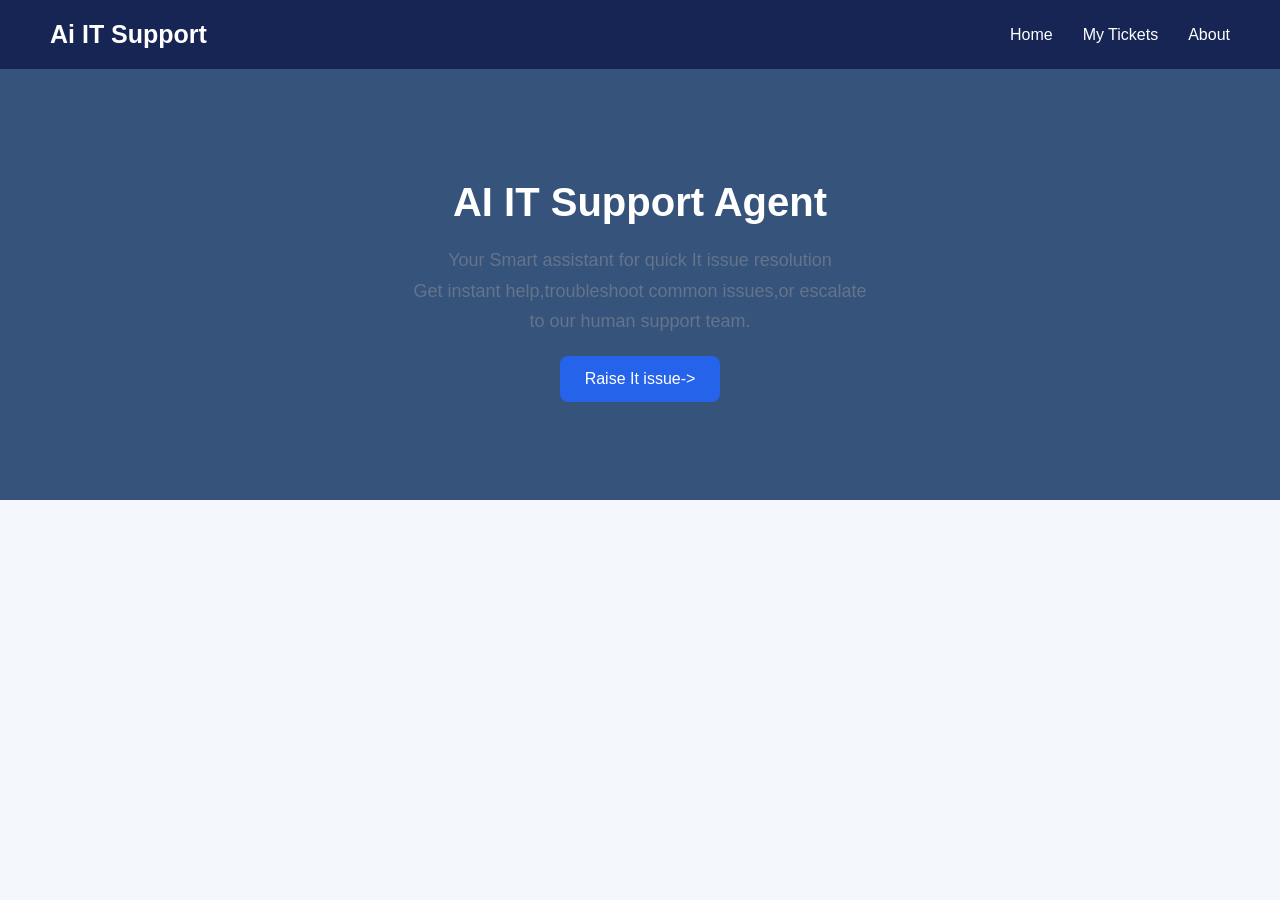
<file: index.html>
<!DOCTYPE html>
<html lang="en">
<head>
    <meta charset="UTF-8">
    <meta name="viewport" content="width=device-width, initial-scale=1.0">
    <title>Document</title>
    <link rel="stylesheet" href="style.css">
    <style>
        header{
            position: fixed;
        }
        ul{
            list-style-type: none;
        }
        
        * { margin: 0; padding: 0;
             box-sizing: border-box; 
            } 
    body { font-family: Arial, sans-serif; 
        background-color: #f4f7fb; 
            }
             /* Header */ 
         header { 
                position: fixed; 
                top: 0;
                left: 0; 
                width: 100%; 
                background-color: #172554; 
                color: white;
                padding: 20px 50px;
                display: flex; 
                justify-content: space-between;
                align-items: center; 
                gap: 30px;
                } /* Heading */
    header h1 {
                     font-size: 25px;
                     } /* Navigation */ 
        ul { 
                        list-style-type: none;
                         display: flex; 
                         gap: 30px; 
                        } 
        ul a { 
                            color: white; text-decoration: none; 
                            font-size: 16px; 
                        } 
         ul a:hover
                         { color: #93c5fd; 
                        }

        #Home {
             padding-top: 180px;
              text-align: center; 
              min-height: 500px; 
            } 
        #Home h2 {
             font-size: 40px;
              color: #172554;
               margin-bottom: 20px;
             }

        #Home p {
             font-size: 18px;
              line-height: 1.7; 
              color: #64748b;
             }

        button {
             display: block; 
             margin: -180px auto 0;
             padding: 14px 25px; background-color: #2563eb;
            color: white;
            border: none; 
            border-radius: 8px;
            font-size: 16px; cursor: pointer; 
        }
         button:hover { 
            background-color: #1d4ed8; 
        }


        
        section{
            background: #35537b;
        }
        #Home h2{
            color: white;
        }
    </style>
</head>
<body>
    <header>

        <h1>Ai IT Support</h1>
        <ul>
            <li><a href="#">Home</a></li>
            <li><a href="#">My Tickets</a></li>
            <li><a href="#">About</a></li>
        </ul>
    </header>

    <section id="Home">

        <h2>AI IT Support Agent</h2>
        <p>Your Smart assistant for quick It issue resolution<br>
         Get instant help,troubleshoot common issues,or escalate<br>
         to our human support team.</p>
    </section>
    <br>
    <br>

    <button>Raise It issue-></button>
</body>
</html>
</file>
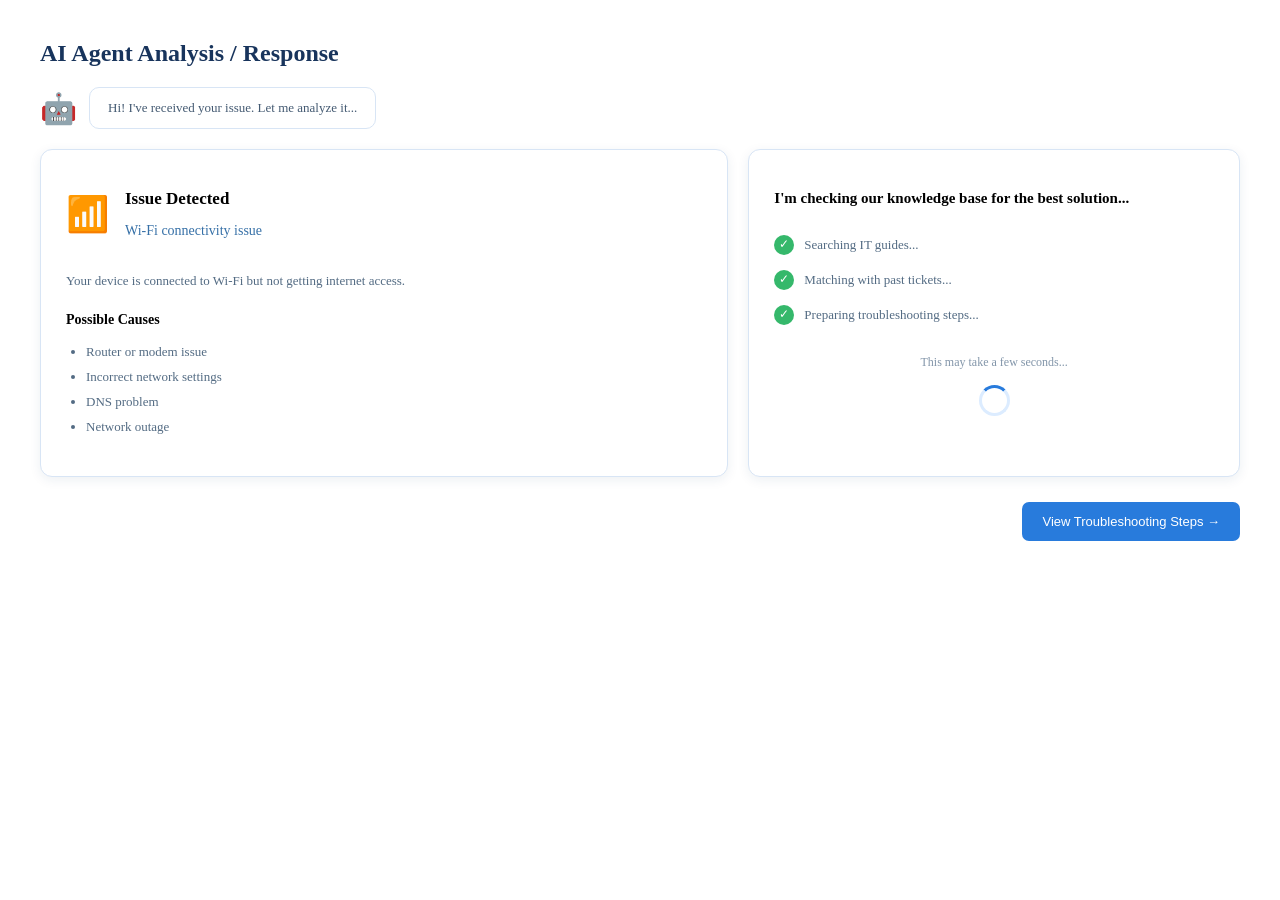
<file: analysis.html>
<!DOCTYPE html>
<html lang="en">

<head>
    <meta charset="UTF-8">
    <meta name="viewport" content="width=device-width, initial-scale=1.0">

    <title>AI Agent Analysis</title>

    <link rel="stylesheet" href="style.css">
</head>

<body>

    


    <!-- MAIN -->
    <main class="analysis-container">

        <h1>AI Agent Analysis / Response</h1>


        <!-- AI MESSAGE -->
        <div class="ai-message">

            <div class="robot">
                🤖
            </div>

            <div class="message-box">
                Hi! I've received your issue. Let me analyze it...
            </div>

        </div>


        <!-- TWO CARDS -->
        <div class="analysis-grid">


            <!-- ISSUE DETECTED -->
            <div class="issue-detected-card">

                <div class="issue-heading">

                    <div class="wifi-icon">
                        📶
                    </div>

                    <div>

                        <h2>Issue Detected</h2>

                        <p class="issue-name">
                            Wi-Fi connectivity issue
                        </p>

                    </div>

                </div>


                <p class="issue-description">
                    Your device is connected to Wi-Fi but not getting
                    internet access.
                </p>


                <h3>Possible Causes</h3>

                <ul>

                    <li>Router or modem issue</li>

                    <li>Incorrect network settings</li>

                    <li>DNS problem</li>

                    <li>Network outage</li>

                </ul>

            </div>


            <!-- AI PROCESSING -->
            <div class="processing-card">

                <h2>
                    I'm checking our knowledge base
                    for the best solution...
                </h2>


                <div class="process-item">

                    <span>✓</span>

                    Searching IT guides...

                </div>


                <div class="process-item">

                    <span>✓</span>

                    Matching with past tickets...

                </div>


                <div class="process-item">

                    <span>✓</span>

                    Preparing troubleshooting steps...

                </div>


                <p class="waiting-text">
                    This may take a few seconds...
                </p>


                <div class="loader"></div>

            </div>

        </div>


        <!-- NEXT BUTTON -->
        <div class="next-section">

            <button
                onclick="goToTroubleshooting()"
                class="next-button">

                View Troubleshooting Steps →

            </button>

        </div>

    </main>


    <script>

        function goToTroubleshooting() {

            window.location.href = "troubleshooting.html";

        }

    </script>

</body>
</html>
</file>
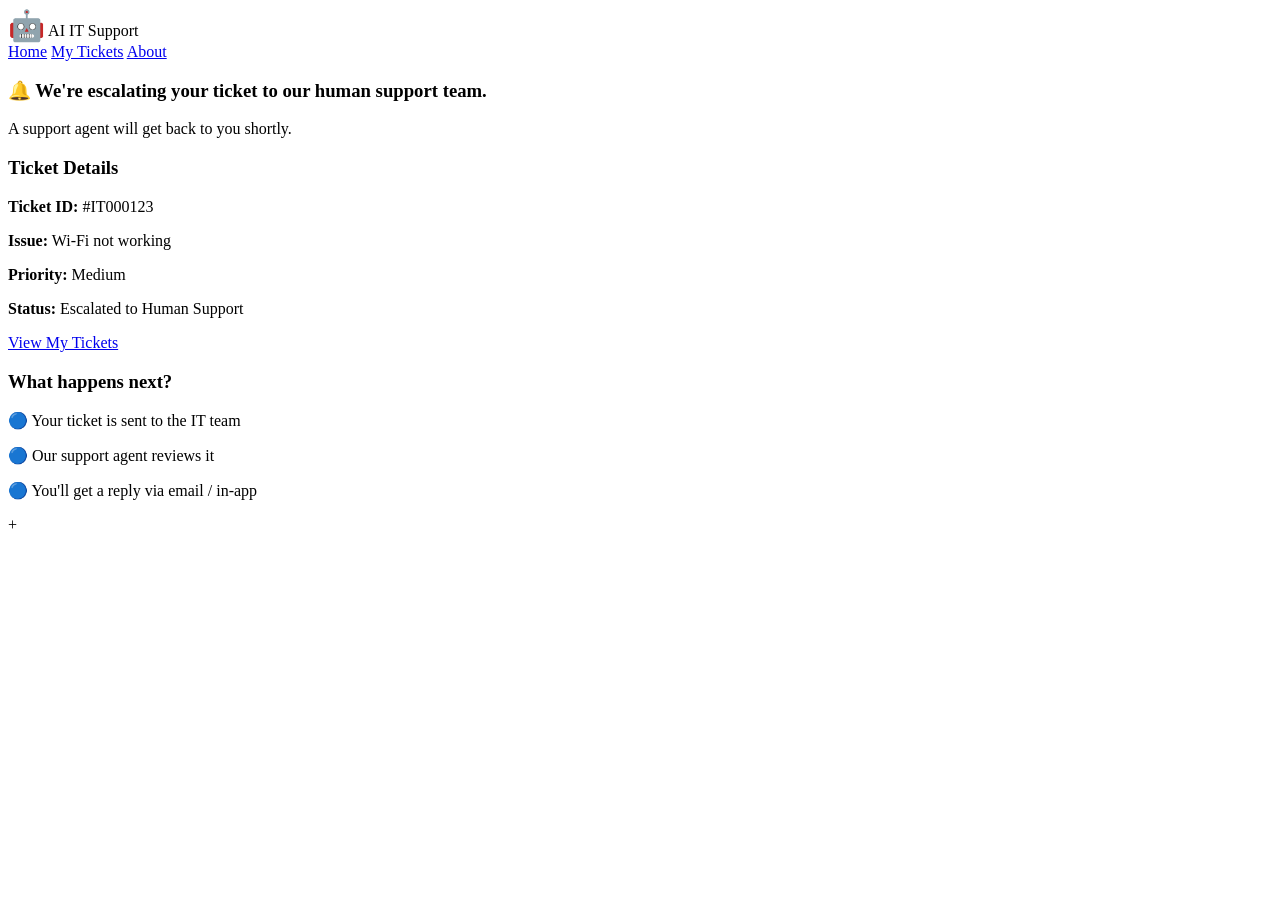
<file: escalation.html>
<!DOCTYPE html>
<html lang="en">
<head>
    <meta charset="UTF-8">
    <meta name="viewport" content="width=device-width, initial-scale=1.0">
    <title>Human Support</title>
    <link rel="stylesheet" href="style.css">
</head>

<body>

<header>
    <div class="logo">
        <span class="robot">🤖</span>
        AI IT Support
    </div>

    <nav>
        <a href="index.html">Home</a>
        <a href="tickets.html">My Tickets</a>
        <a href="#">About</a>
    </nav>
</header>

<div class="escalation-box">

    <div class="warning">

        <h3>🔔 We're escalating your ticket to our human support team.</h3>

        <p>
            A support agent will get back to you shortly.
        </p>

    </div>


    <div class="details">

        <div class="ticket-details">

            <h3>Ticket Details</h3>

            <p><b>Ticket ID:</b> #IT000123</p>

            <p><b>Issue:</b> Wi-Fi not working</p>

            <p><b>Priority:</b> Medium</p>

            <p>
                <b>Status:</b>
                <span class="status">
                    Escalated to Human Support
                </span>
            </p>

            <a href="tickets.html" class="btn">
                View My Tickets
            </a>

        </div>


        <div class="next">

            <h3>What happens next?</h3>

            <p>🔵 Your ticket is sent to the IT team</p>

            <p>🔵 Our support agent reviews it</p>

            <p>🔵 You'll get a reply via email / in-app</p>

        </div>

    </div>

</div>

</body>
</html>+
</file>
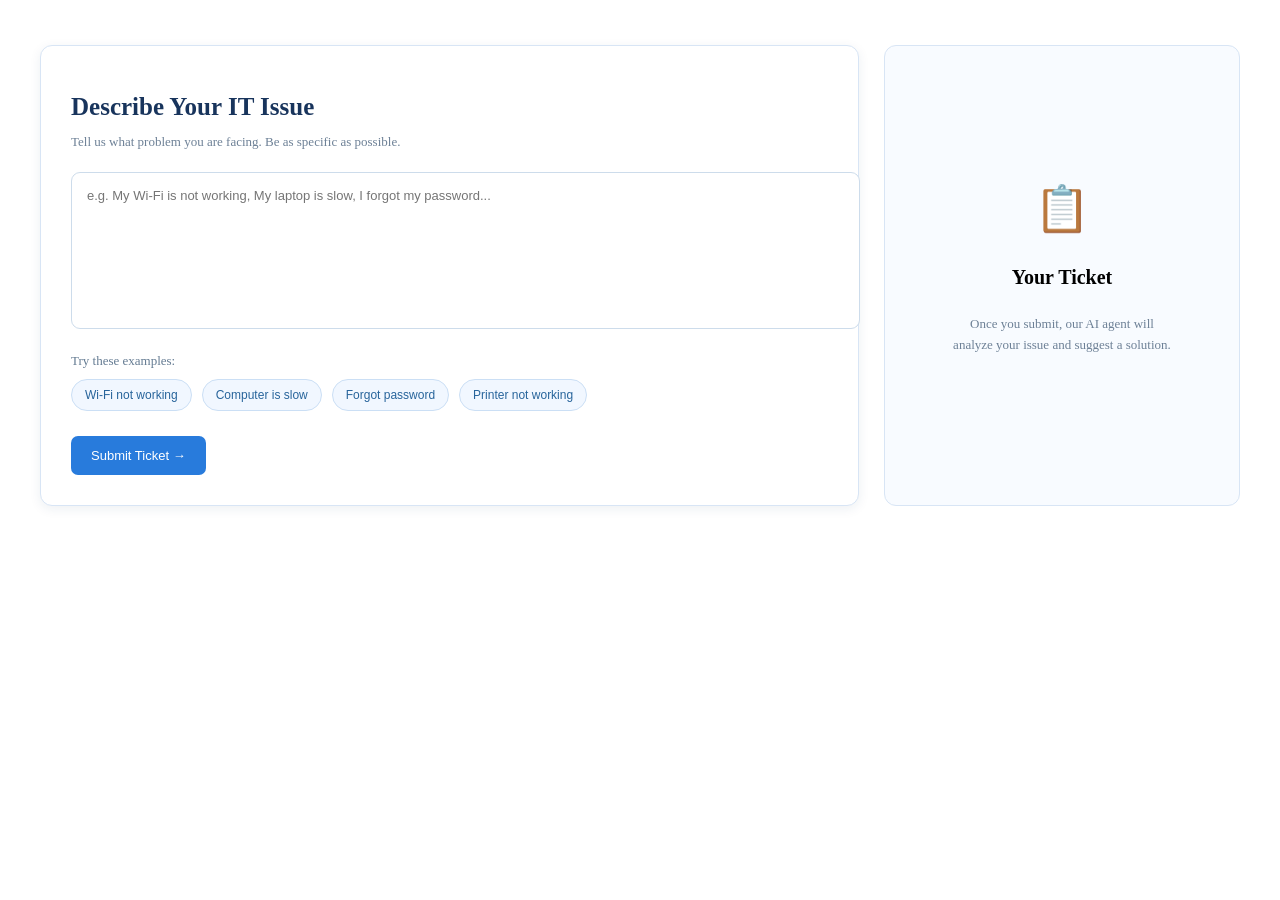
<file: ticket.html>
<!DOCTYPE html>
<html lang="en">
<head>
    <meta charset="UTF-8">
    <meta name="viewport" content="width=device-width, initial-scale=1.0">
    <title>Raise IT Issue</title>

    <link rel="stylesheet" href="style.css">
</head>

<body>

    <!-- NAVBAR -->
    


    <!-- MAIN CONTENT -->
    <div class="ticket-container">

        <!-- LEFT SIDE -->
        <div class="ticket-form">

            <h1>Describe Your IT Issue</h1>

            <p class="subtitle">
                Tell us what problem you are facing. Be as specific as possible.
            </p>


            <!-- ISSUE BOX -->
            <textarea
                id="issueInput"
                placeholder="e.g. My Wi-Fi is not working, My laptop is slow, I forgot my password..."
            ></textarea>


            <p class="example-heading">
                Try these examples:
            </p>


            <!-- EXAMPLE BUTTONS -->
            <div class="example-buttons">

                <button onclick="selectIssue('My Wi-Fi is not working')">
                    Wi-Fi not working
                </button>

                <button onclick="selectIssue('My computer is slow')">
                    Computer is slow
                </button>

                <button onclick="selectIssue('I forgot my password')">
                    Forgot password
                </button>

                <button onclick="selectIssue('My printer is not working')">
                    Printer not working
                </button>

            </div>


           
            <button class="submit-button" onclick="submitTicket()">
    Submit Ticket →
</button>

        </div>


        
        <div class="ticket-info">

            <div class="ticket-icon">
                📋
            </div>

            <h2>Your Ticket</h2>

            <p>
                Once you submit, our AI agent will analyze your issue
                and suggest a solution.
            </p>

        </div>

    </div>


    <script src="script.js"></script>

</body>
</html>
</file>
<file: style.css>
/* =========================
   RAISE IT ISSUE PAGE
   ========================= */

.ticket-container {
    display: grid;
    grid-template-columns: 2.3fr 1fr;
    gap: 25px;

    max-width: 1200px;
    margin: 45px auto;

    padding: 0 25px;
}


/* LEFT FORM */

.ticket-form {
    background: white;

    border: 1px solid #d8e5f5;
    border-radius: 12px;

    padding: 30px;

    box-shadow: 0 3px 12px rgba(30, 60, 100, 0.08);
}

.ticket-form h1 {
    font-size: 25px;
    color: #18345c;

    margin-bottom: 8px;
}

.subtitle {
    color: #6d8096;
    font-size: 13px;

    margin-bottom: 22px;
}


/* TEXT AREA */

#issueInput {
    width: 100%;
    height: 125px;

    resize: none;

    border: 1px solid #cddceb;
    border-radius: 9px;

    padding: 15px;

    font-family: Arial, sans-serif;
    font-size: 13px;

    outline: none;
}

#issueInput:focus {
    border-color: #287bdc;
}


/* EXAMPLES */

.example-heading {
    margin-top: 20px;
    margin-bottom: 10px;

    font-size: 13px;
    color: #647b92;
}

.example-buttons {
    display: flex;
    flex-wrap: wrap;
    gap: 10px;
}

.example-buttons button {
    border: 1px solid #cbdff5;

    background: #f1f7ff;

    color: #27649b;

    border-radius: 20px;

    padding: 8px 13px;

    font-size: 12px;

    cursor: pointer;
}

.example-buttons button:hover {
    background: #dfedff;
}


/* SUBMIT */

.submit-button {
    margin-top: 25px;

    background: #287bdc;
    color: white;

    border: none;
    border-radius: 7px;

    padding: 12px 20px;

    font-size: 13px;

    cursor: pointer;
}

.submit-button:hover {
    background: #1767c0;
}


/* RIGHT TICKET CARD */

.ticket-info {
    background: #f8fbff;

    border: 1px solid #d8e5f5;
    border-radius: 12px;

    padding: 35px 25px;

    text-align: center;

    display: flex;
    flex-direction: column;
    justify-content: center;
    align-items: center;

    min-height: 330px;
}

.ticket-icon {
    font-size: 45px;

    margin-bottom: 15px;
}

.ticket-info h2 {
    font-size: 20px;

    margin-bottom: 12px;
}

.ticket-info p {
    color: #6d8096;

    font-size: 13px;

    line-height: 1.6;

    max-width: 220px;
}


/* MOBILE */

@media (max-width: 800px) {

    .ticket-container {
        grid-template-columns: 1fr;
    }

}
/* =================================
   AI AGENT ANALYSIS PAGE
   ================================= */

.analysis-container {

    max-width: 1200px;

    margin: 40px auto;

    padding: 0 25px;

}


.analysis-container > h1 {

    font-size: 24px;

    color: #18345c;

    margin-bottom: 20px;

}


/* AI MESSAGE */

.ai-message {

    display: flex;

    align-items: center;

    gap: 12px;

    margin-bottom: 20px;

}


.robot {

    font-size: 30px;

}


.message-box {

    background: white;

    border: 1px solid #d8e5f5;

    border-radius: 10px;

    padding: 12px 18px;

    font-size: 13px;

    color: #445a72;

}


/* TWO CARDS */

.analysis-grid {

    display: grid;

    grid-template-columns: 1.4fr 1fr;

    gap: 20px;

}


/* ISSUE CARD */

.issue-detected-card {

    background: white;

    border: 1px solid #d8e5f5;

    border-radius: 12px;

    padding: 25px;

    box-shadow: 0 3px 12px rgba(30, 60, 100, 0.08);

}


.issue-heading {

    display: flex;

    align-items: center;

    gap: 15px;

    margin-bottom: 18px;

}


.wifi-icon {

    font-size: 35px;

}


.issue-heading h2 {

    font-size: 17px;

    margin-bottom: 5px;

}


.issue-name {

    font-size: 14px;

    color: #3670a7;

}


.issue-description {

    font-size: 13px;

    line-height: 1.6;

    color: #536b83;

    margin-bottom: 20px;

}


.issue-detected-card h3 {

    font-size: 14px;

    margin-bottom: 10px;

}


.issue-detected-card ul {

    padding-left: 20px;

}


.issue-detected-card li {

    font-size: 13px;

    margin-bottom: 9px;

    color: #536b83;

}


/* PROCESSING CARD */

.processing-card {

    background: white;

    border: 1px solid #d8e5f5;

    border-radius: 12px;

    padding: 25px;

    box-shadow: 0 3px 12px rgba(30, 60, 100, 0.08);

}


.processing-card h2 {

    font-size: 15px;

    line-height: 1.5;

    margin-bottom: 25px;

}


.process-item {

    display: flex;

    align-items: center;

    gap: 10px;

    font-size: 13px;

    margin-bottom: 15px;

    color: #536b83;

}


.process-item span {

    width: 20px;

    height: 20px;

    background: #35b86b;

    color: white;

    border-radius: 50%;

    display: flex;

    align-items: center;

    justify-content: center;

    font-size: 12px;

}


.waiting-text {

    text-align: center;

    color: #8295a9;

    font-size: 12px;

    margin-top: 30px;

}


/* LOADER */

.loader {

    width: 25px;

    height: 25px;

    border: 3px solid #dcecff;

    border-top: 3px solid #287bdc;

    border-radius: 50%;

    margin: 15px auto;

    animation: loading 1s linear infinite;

}


@keyframes loading {

    from {

        transform: rotate(0deg);

    }

    to {

        transform: rotate(360deg);

    }

}


/* NEXT BUTTON */

.next-section {

    text-align: right;

    margin-top: 25px;

}


.next-button {

    background: #287bdc;

    color: white;

    border: none;

    border-radius: 7px;

    padding: 12px 20px;

    cursor: pointer;

    font-size: 13px;

}


.next-button:hover {

    background: #1767c0;

}


/* RESPONSIVE */

@media (max-width: 800px) {

    .analysis-grid {

        grid-template-columns: 1fr;

    }

}
</file>
